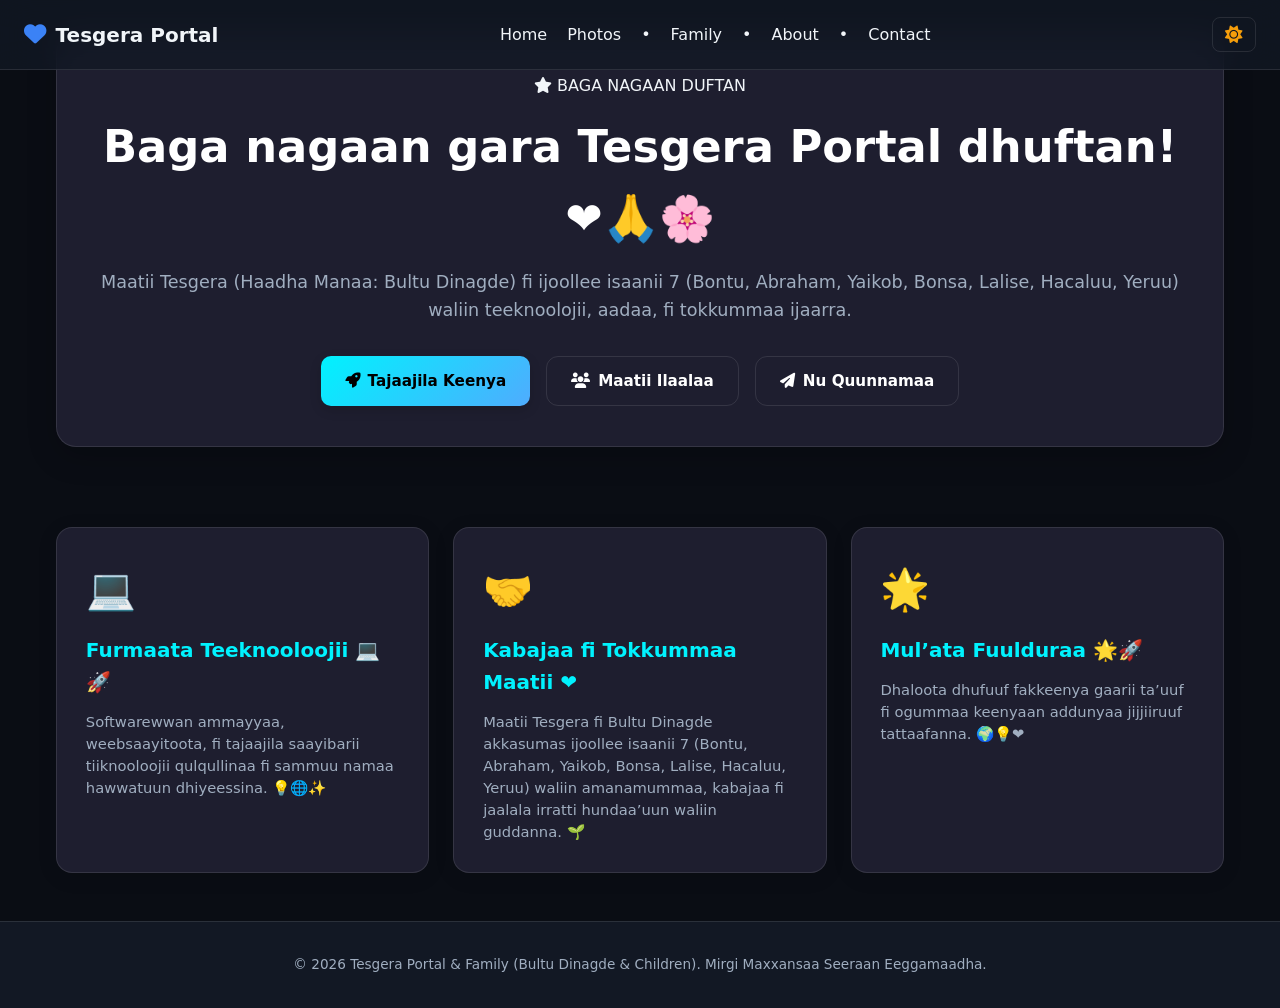
<file: index.html>
<!DOCTYPE html>
<html lang="om" data-theme="dark">
<head>
    <meta charset="UTF-8">
    <meta name="viewport" content="width=device-width, initial-scale=1.0, viewport-fit=cover">
    <meta name="description" content="Tesgera Portal - Fuula Duraa, Teeknoolojii, fi Maatii Tesgera fi Bultu Dinagde">
    <title>Tesgera Portal - Home</title>
    <!-- FontAwesome Icons -->
    <link rel="stylesheet" href="https://cdnjs.cloudflare.com/ajax/libs/font-awesome/6.4.0/css/all.min.css">
    <!-- Custom Stylesheets -->
    <link rel="stylesheet" href="css/style.css">
    <link rel="stylesheet" href="css/family.css">
</head>
<body>

    <!-- Header / Dynamic Responsive Navigation -->
    <header class="header">
        <a href="index.html" class="logo" aria-label="Tesgera Portal Logo">
            <i class="fas fa-heart logo-heart" aria-hidden="true"></i> Tesgera Portal
        </a>

        <nav class="navbar" id="navbar" aria-label="Main Navigation">
            <a href="index.html" class="active">Home</a>
            <a href="photo.html">Photos</a> • 
            <a href="tree.html">Family</a> • 
            <a href="about.html">About</a> • 
            <a href="contact.html">Contact</a>
        </nav>

        <div class="header-actions">
            <!-- One-Click Light/Dark Mode Toggle Button -->
            <button id="theme-toggle-btn" class="theme-toggle-btn" aria-label="Toggle Color Theme" style="background: none; border: 1px solid var(--border-color, rgba(255,255,255,0.2)); color: var(--text-main, #fff); padding: 0.5rem 0.75rem; border-radius: 8px; cursor: pointer; font-size: 1.1rem;">
                <i class="fas fa-moon" id="theme-icon" aria-hidden="true"></i>
            </button>

            <button class="menu-toggle" id="menu-toggle" aria-label="Toggle Navigation Menu">
                <i class="fas fa-bars" aria-hidden="true"></i>
            </button>
        </div>
    </header>

    <!-- Main Content Stream -->
    <main class="family-content">
        
        <!-- Hero Banner -->
        <section class="family-hero">
            <div class="container">
                <div class="family-header-card">
                    <span class="love-badge"><i class="fas fa-star" aria-hidden="true"></i> BAGA NAGAAN DUFTAN</span>
                    <h1 class="family-main-title">Baga nagaan gara Tesgera Portal dhuftan! ❤️🙏🌸</h1>
                    <p class="family-subtitle-en">Maatii Tesgera (Haadha Manaa: Bultu Dinagde) fi ijoollee isaanii 7 (Bontu, Abraham, Yaikob, Bonsa, Lalise, Hacaluu, Yeruu) waliin teeknoolojii, aadaa, fi tokkummaa ijaarra.</p>
                    
                    <div style="margin-top: 1.5rem; display: flex; gap: 1rem; justify-content: center; flex-wrap: wrap;">
                        <a href="service.html" class="btn btn-primary btn-love">
                            <i class="fas fa-rocket" aria-hidden="true"></i> Tajaajila Keenya
                        </a>
                        <a href="photo.html" class="btn btn-outline" style="border: 1px solid var(--border-color, rgba(255,255,255,0.2)); color: var(--text-main, #fff); padding: 0.75rem 1.5rem; border-radius: 12px; text-decoration: none;">
                            <i class="fas fa-users" aria-hidden="true"></i> Maatii Ilaalaa
                        </a>
                        <a href="contact.html" class="btn btn-outline" style="border: 1px solid var(--border-color, rgba(255,255,255,0.2)); color: var(--text-main, #fff); padding: 0.75rem 1.5rem; border-radius: 12px; text-decoration: none;">
                            <i class="fas fa-paper-plane" aria-hidden="true"></i> Nu Quunnamaa
                        </a>
                    </div>
                </div>
            </div>
        </section>

        <!-- Highlights Grid -->
        <section class="container family-values-section">
            <div class="values-grid">
                <div class="love-quote-card">
                    <div class="card-icon">💻</div>
                    <h3>Furmaata Teeknooloojii 💻🚀</h3>
                    <p>Softwarewwan ammayyaa, weebsaayitoota, fi tajaajila saayibarii tiiknooloojii qulqullinaa fi sammuu namaa hawwatuun dhiyeessina. 💡🌐✨</p>
                </div>

                <div class="love-quote-card">
                    <div class="card-icon">🤝</div>
                    <h3>Kabajaa fi Tokkummaa Maatii ❤️</h3>
                    <p>Maatii Tesgera fi Bultu Dinagde akkasumas ijoollee isaanii 7 (Bontu, Abraham, Yaikob, Bonsa, Lalise, Hacaluu, Yeruu) waliin amanamummaa, kabajaa fi jaalala irratti hundaa’uun waliin guddanna. 🌱</p>
                </div>

                <div class="love-quote-card">
                    <div class="card-icon">🌟</div>
                    <h3>Mul’ata Fuulduraa 🌟🚀</h3>
                    <p>Dhaloota dhufuuf fakkeenya gaarii ta’uuf fi ogummaa keenyaan addunyaa jijjiiruuf tattaafanna. 🌍💡❤️</p>
                </div>
            </div>
        </section>
    </main>

    <!-- Scroll-to-Top Button -->
    <button id="scrollTopBtn" class="scroll-top-btn" aria-label="Scroll to top">
        <i class="fas fa-arrow-up" aria-hidden="true"></i>
    </button>

    <!-- Footer -->
    <footer class="footer">
        <p>&copy; <span id="jabaa-year"></span> Tesgera Portal & Family (Bultu Dinagde & Children). Mirgi Maxxansaa Seeraan Eeggamaadha.</p>
    </footer>

    <!-- JavaScript Handling Theme Toggle & Responsiveness -->
    <script src="js/family.js"></script>
</body>
</html>
</file>
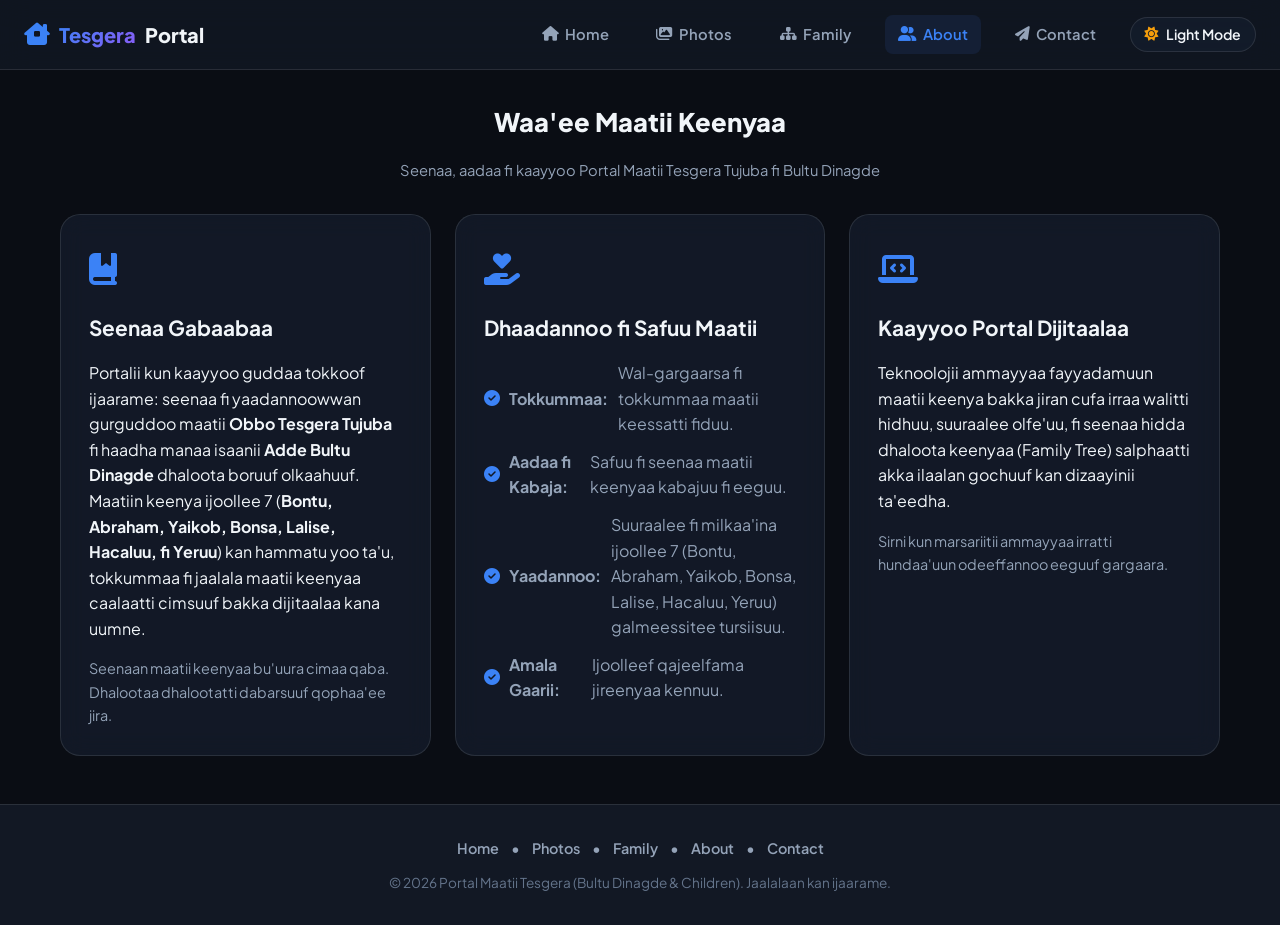
<file: about.html>
<!DOCTYPE html>
<html lang="om" data-theme="dark">
<head>
  <meta charset="UTF-8">
  <meta name="viewport" content="width=device-width, initial-scale=1.0, maximum-scale=1.0, user-scalable=no">
  <title>Tesgera Family Portal | About</title>
  
  <!-- Font Awesome Icons -->
  <link rel="stylesheet" href="https://cdnjs.cloudflare.com/ajax/libs/font-awesome/6.4.0/css/all.min.css">
  
  <!-- Google Fonts -->
  <link rel="preconnect" href="https://fonts.googleapis.com">
  <link rel="preconnect" href="https://fonts.gstatic.com" crossorigin>
  <link href="https://fonts.googleapis.com/css2?family=Plus+Jakarta+Sans:wght@400;500;600;700;800&display=swap" rel="stylesheet">
  
  <!-- Main Stylesheet -->
  <link rel="stylesheet" href="css/style.css">
</head>
<body>

  <!-- ==========================================================================
       1. HEADER & NAVIGATION
       ========================================================================== -->
  <header class="header">
    <a href="index.html" class="logo">
      <i class="fas fa-house-chimney-window"></i>
      <span>Tesgera</span> Portal
    </a>

    <!-- Navigation Links -->
    <nav id="navbar" class="navbar">
      <a href="index.html" class="nav-link"><i class="fas fa-home"></i> Home</a>
      <a href="photo.html" class="nav-link"><i class="fas fa-images"></i> Photos</a>
      <a href="tree.html" class="nav-link"><i class="fas fa-sitemap"></i> Family</a>
      <a href="about.html" class="nav-link active"><i class="fas fa-user-group"></i> About</a>
      <a href="contact.html" class="nav-link"><i class="fas fa-paper-plane"></i> Contact</a>
      
      <!-- One-Click Light/Dark Mode Toggle Button -->
      <button id="theme-toggle-btn" class="theme-toggle-btn" aria-label="Toggle Theme">
        <i class="fas fa-moon" id="theme-icon"></i>
        <span id="theme-text"></span>
      </button>
    </nav>

    <!-- Mobile Navigation Toggle Button -->
    <button id="menu-toggle" class="menu-toggle" aria-label="Toggle Menu">
      <i class="fas fa-bars-staggered"></i>
    </button>
  </header>

  <!-- ==========================================================================
       2. ABOUT CONTENT CONTAINER
       ========================================================================== -->
  <main class="container">
    <section class="about-wrapper">
      
      <div class="section-header center">
        <h1 class="section-title">Waa'ee Maatii Keenyaa</h1>
        <p class="section-desc">Seenaa, aadaa fi kaayyoo Portal Maatii Tesgera Tujuba fi Bultu Dinagde</p>
      </div>

      <div class="about-card-container">
        
        <!-- Story Card -->
        <article class="about-card">
          <div class="card-icon"><i class="fas fa-book-bookmark"></i></div>
          <h2>Seenaa Gabaabaa</h2>
          <p>
            Portalii kun kaayyoo guddaa tokkoof ijaarame: seenaa fi yaadannoowwan gurguddoo maatii 
            <strong>Obbo Tesgera Tujuba</strong> fi haadha manaa isaanii <strong>Adde Bultu Dinagde</strong> dhaloota boruuf olkaahuuf. 
            Maatiin keenya ijoollee 7 (<strong>Bontu, Abraham, Yaikob, Bonsa, Lalise, Hacaluu, fi Yeruu</strong>) kan hammatu yoo ta'u, tokkummaa fi jaalala maatii keenyaa caalaatti cimsuuf bakka dijitaalaa kana uumne.
          </p>
          <div class="card-extra-spacer" style="margin-top: 1rem; color: var(--text-secondary); font-size: 0.9rem;">
            Seenaan maatii keenyaa bu'uura cimaa qaba. Dhalootaa dhalootatti dabarsuuf qophaa'ee jira.
          </div>
        </article>

        <!-- Values Card -->
        <article class="about-card">
          <div class="card-icon"><i class="fas fa-hand-holding-heart"></i></div>
          <h2>Dhaadannoo fi Safuu Maatii</h2>
          <ul class="values-list">
            <li><i class="fas fa-check-circle"></i> <strong>Tokkummaa:</strong> Wal-gargaarsa fi tokkummaa maatii keessatti fiduu.</li>
            <li><i class="fas fa-check-circle"></i> <strong>Aadaa fi Kabaja:</strong> Safuu fi seenaa maatii keenyaa kabajuu fi eeguu.</li>
            <li><i class="fas fa-check-circle"></i> <strong>Yaadannoo:</strong> Suuraalee fi milkaa'ina ijoollee 7 (Bontu, Abraham, Yaikob, Bonsa, Lalise, Hacaluu, Yeruu) galmeessitee tursiisuu.</li>
            <li><i class="fas fa-check-circle"></i> <strong>Amala Gaarii:</strong> Ijoolleef qajeelfama jireenyaa kennuu.</li>
          </ul>
        </article>

        <!-- Platform Vision Card -->
        <article class="about-card">
          <div class="card-icon"><i class="fas fa-laptop-code"></i></div>
          <h2>Kaayyoo Portal Dijitaalaa</h2>
          <p>
            Teknoolojii ammayyaa fayyadamuun maatii keenya bakka jiran cufa irraa walitti hidhuu, suuraalee olfe'uu, 
            fi seenaa hidda dhaloota keenyaa (Family Tree) salphaatti akka ilaalan gochuuf kan dizaayinii ta'eedha.
          </p>
          <div class="card-extra-spacer" style="margin-top: 1rem; color: var(--text-secondary); font-size: 0.9rem;">
            Sirni kun marsariitii ammayyaa irratti hundaa'uun odeeffannoo eeguuf gargaara.
          </div>
        </article>

      </div>
    </section>
  </main>

  <!-- Floating Back-to-Top Button -->
  <button id="scrollTopBtn" title="Gara irraatti deebi'i"><i class="fas fa-arrow-up"></i></button>

  <!-- ==========================================================================
       3. FOOTER
       ========================================================================== -->
  <footer class="footer">
    <div class="footer-links">
      <a href="index.html">Home</a> • 
      <a href="photo.html">Photos</a> • 
      <a href="tree.html">Family</a> • 
      <a href="about.html">About</a> • 
      <a href="contact.html">Contact</a>
    </div>
    <p>&copy; <span id="jabaa-year"></span> Portal Maatii Tesgera (Bultu Dinagde & Children). Jaalalaan kan ijaarame.</p>
  </footer>

  <script src="js/family.js"></script>
</body>
</html>
</file>
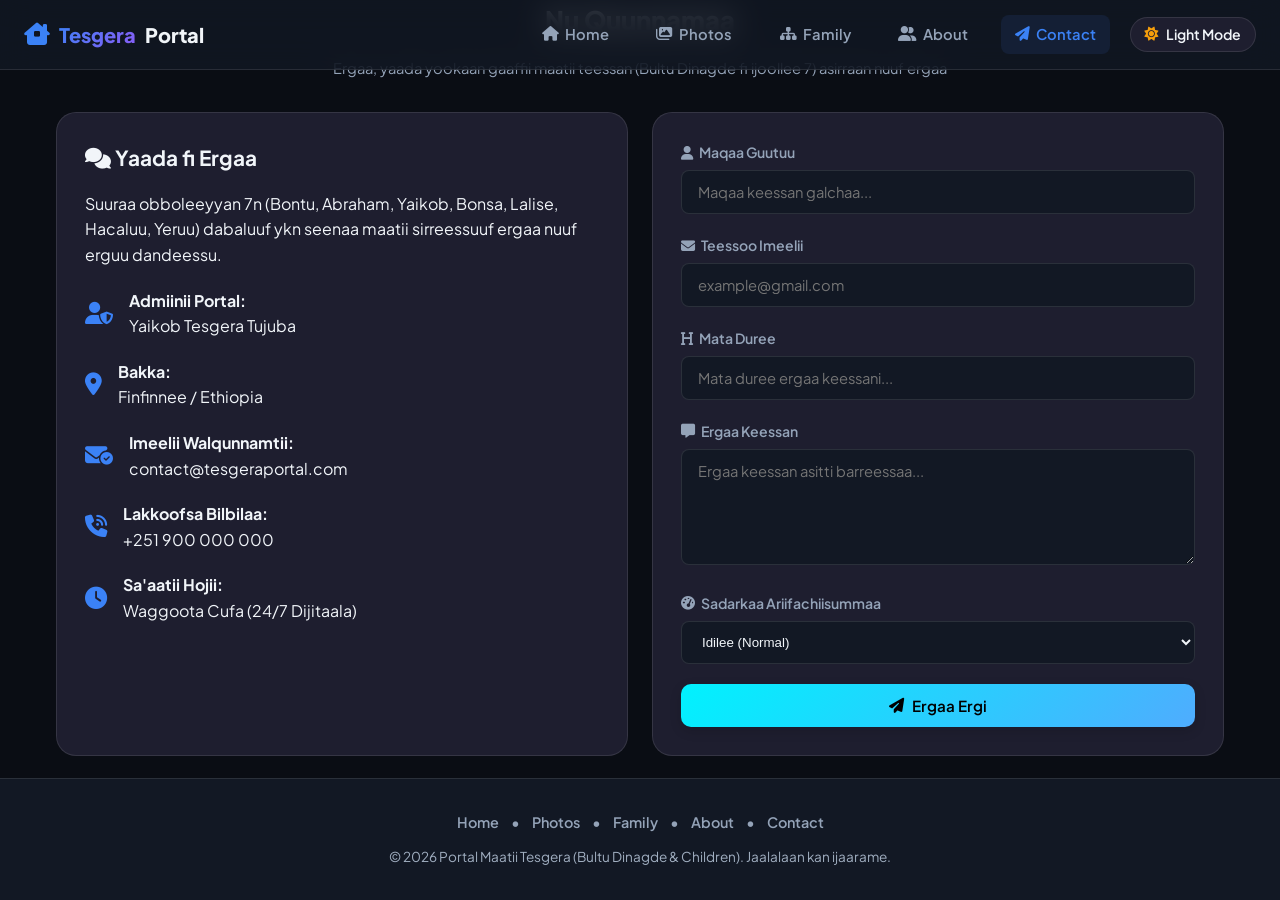
<file: contact.html>
<!DOCTYPE html>
<html lang="om" data-theme="dark">
<head>
  <meta charset="UTF-8">
  <meta name="viewport" content="width=device-width, initial-scale=1.0, maximum-scale=1.0, user-scalable=no">
  <title>Tesgera Family Portal | Contact</title>
  
  <!-- Font Awesome Icons -->
  <link rel="stylesheet" href="https://cdnjs.cloudflare.com/ajax/libs/font-awesome/6.4.0/css/all.min.css">
  
  <!-- Google Fonts -->
  <link rel="preconnect" href="https://fonts.googleapis.com">
  <link rel="preconnect" href="https://fonts.gstatic.com" crossorigin>
  <link href="https://fonts.googleapis.com/css2?family=Plus+Jakarta+Sans:wght@400;500;600;700;800&display=swap" rel="stylesheet">
  
  <!-- Main Stylesheet -->
  <link rel="stylesheet" href="css/style.css">
    <link rel="stylesheet" href="css/family.css">
</head>
<body>

  <!-- ==========================================================================
       1. HEADER & NAVIGATION
       ========================================================================== -->
  <header class="header">
    <a href="index.html" class="logo">
      <i class="fas fa-house-chimney-window"></i>
      <span>Tesgera</span> Portal
    </a>

    <!-- Navigation Links -->
    <nav id="navbar" class="navbar">
      <a href="index.html" class="nav-link"><i class="fas fa-home"></i> Home</a>
      <a href="photo.html" class="nav-link"><i class="fas fa-images"></i> Photos</a>
      <a href="tree.html" class="nav-link"><i class="fas fa-sitemap"></i> Family</a>
      <a href="about.html" class="nav-link"><i class="fas fa-user-group"></i> About</a>
      <a href="contact.html" class="nav-link active"><i class="fas fa-paper-plane"></i> Contact</a>
      
      <!-- One-Click Light/Dark Mode Toggle Button -->
      <button id="theme-toggle-btn" class="theme-toggle-btn" aria-label="Toggle Theme">
        <i class="fas fa-moon" id="theme-icon"></i>
        <span id="theme-text"></span>
      </button>
    </nav>

    <!-- Mobile Navigation Toggle Button -->
    <button id="menu-toggle" class="menu-toggle" aria-label="Toggle Menu">
      <i class="fas fa-bars-staggered"></i>
    </button>
  </header>

  <!-- ==========================================================================
       2. CONTACT FORM & INFORMATION
       ========================================================================== -->
  <main class="container">
    <section class="contact-wrapper">
      
      <div class="section-header center">
        <h1 class="section-title">Nu Quunnamaa</h1>
        <p class="section-desc">Ergaa, yaada yookaan gaaffii maatii teessan (Bultu Dinagde fi ijoollee 7) asirraan nuuf ergaa</p>
      </div>

      <div class="contact-grid">
        
        <!-- Quick Info Banner -->
        <div class="contact-info-card">
          <h2><i class="fas fa-comments"></i> Yaada fi Ergaa</h2>
          <p>Suuraa obboleeyyan 7n (Bontu, Abraham, Yaikob, Bonsa, Lalise, Hacaluu, Yeruu) dabaluuf ykn seenaa maatii sirreessuuf ergaa nuuf erguu dandeessu.</p>

          <div class="info-item">
            <i class="fas fa-user-shield"></i>
            <div>
              <strong>Admiinii Portal:</strong>
              <p>Yaikob Tesgera Tujuba</p>
            </div>
          </div>

          <div class="info-item">
            <i class="fas fa-location-dot"></i>
            <div>
              <strong>Bakka:</strong>
              <p>Finfinnee / Ethiopia</p>
            </div>
          </div>

          <div class="info-item">
            <i class="fas fa-envelope-circle-check"></i>
            <div>
              <strong>Imeelii Walqunnamtii:</strong>
              <p>contact@tesgeraportal.com</p>
            </div>
          </div>

          <div class="info-item">
            <i class="fas fa-phone-volume"></i>
            <div>
              <strong>Lakkoofsa Bilbilaa:</strong>
              <p>+251 900 000 000</p>
            </div>
          </div>

          <div class="info-item">
            <i class="fas fa-clock"></i>
            <div>
              <strong>Sa'aatii Hojii:</strong>
              <p>Waggoota Cufa (24/7 Dijitaala)</p>
            </div>
          </div>
        </div>

        <!-- Contact Form -->
        <form id="contactForm" class="contact-form">
          <div class="form-group">
            <label for="senderName"><i class="fas fa-user"></i> Maqaa Guutuu</label>
            <input type="text" id="senderName" placeholder="Maqaa keessan galchaa..." required>
          </div>

          <div class="form-group">
            <label for="senderEmail"><i class="fas fa-envelope"></i> Teessoo Imeelii</label>
            <input type="email" id="senderEmail" placeholder="example@gmail.com" required>
          </div>

          <div class="form-group">
            <label for="contactSubject"><i class="fas fa-heading"></i> Mata Duree</label>
            <input type="text" id="contactSubject" placeholder="Mata duree ergaa keessani..." required>
          </div>

          <div class="form-group">
            <label for="contactMessage"><i class="fas fa-message"></i> Ergaa Keessan</label>
            <textarea id="contactMessage" rows="5" placeholder="Ergaa keessan asitti barreessaa..." required></textarea>
          </div>

          <div class="form-group">
            <label for="urgencyLevel"><i class="fas fa-gauge-high"></i> Sadarkaa Ariifachiisummaa</label>
            <select id="urgencyLevel" style="width: 100%; padding: 0.75rem 1rem; border-radius: var(--radius-sm); background: var(--bg-secondary); border: 1px solid var(--border-color); color: var(--text-primary);">
              <option value="normal">Idilee (Normal)</option>
              <option value="important">Barbaachisaa (Important)</option>
              <option value="urgent">Ariifachiisaa (Urgent)</option>
            </select>
          </div>

          <button type="submit" class="btn btn-primary btn-block">
            <i class="fas fa-paper-plane"></i> Ergaa Ergi
          </button>
        </form>

      </div>
    </section>
  </main>

  <!-- Floating Back-to-Top Button -->
  <button id="scrollTopBtn" title="Gara irraatti deebi'i"><i class="fas fa-arrow-up"></i></button>

  <!-- ==========================================================================
       3. FOOTER
       ========================================================================== -->
  <footer class="footer">
    <div class="footer-links">
      <a href="index.html">Home</a> • 
      <a href="photo.html">Photos</a> • 
      <a href="tree.html">Family</a> • 
      <a href="about.html">About</a> • 
      <a href="contact.html">Contact</a>
    </div>
    <p>&copy; <span id="jabaa-year"></span> Portal Maatii Tesgera (Bultu Dinagde & Children). Jaalalaan kan ijaarame.</p>
  </footer>

  <script src="js/family.js"></script>
</body>
</html>
</file>
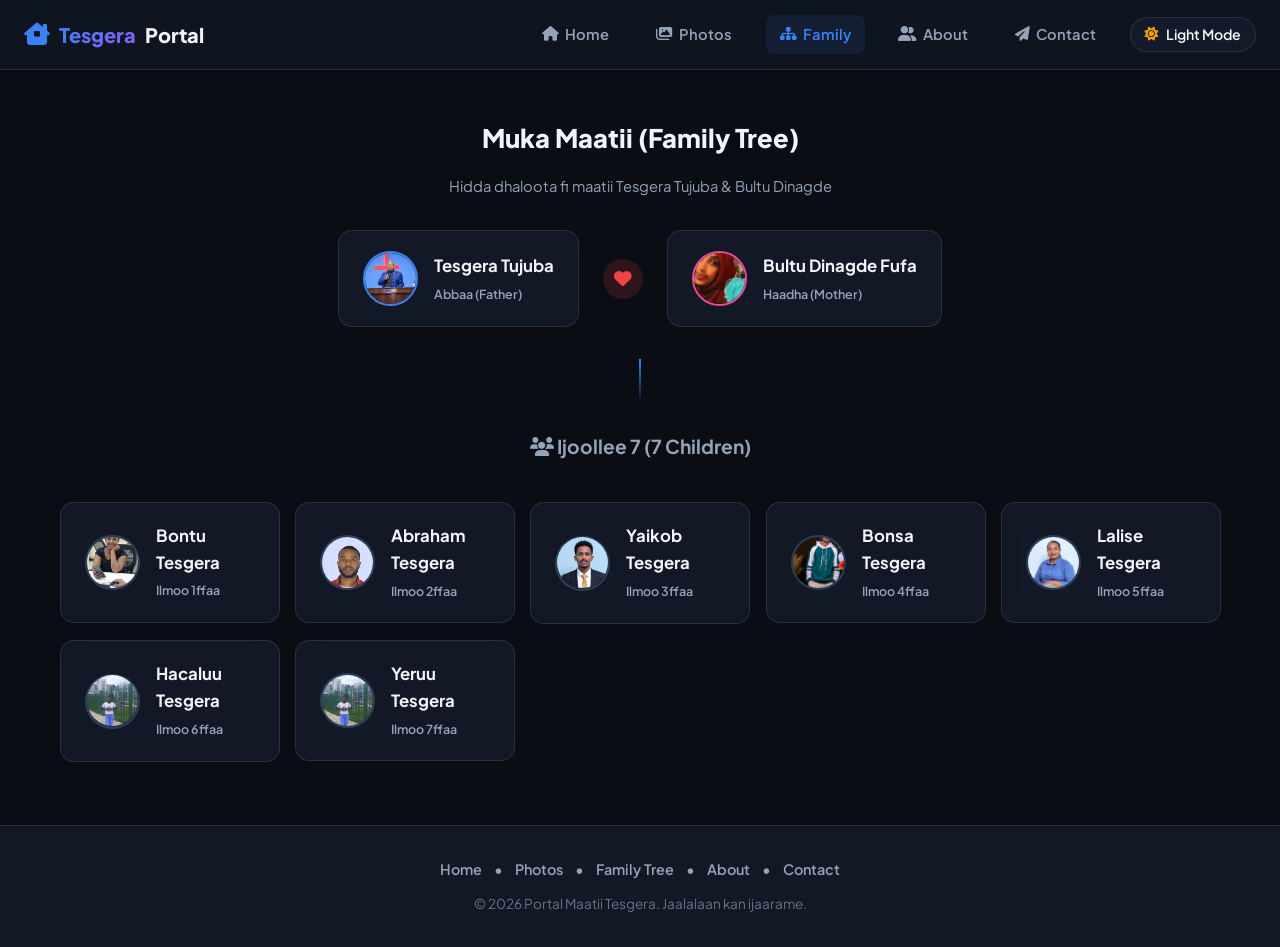
<file: tree.html>
<!DOCTYPE html>
<html lang="om" data-theme="dark">
<head>
  <meta charset="UTF-8">
  <meta name="viewport" content="width=device-width, initial-scale=1.0, maximum-scale=1.0, user-scalable=no">
  <title>Tesgera Family Portal | Family Tree</title>
  
  <!-- Font Awesome Icons -->
  <link rel="stylesheet" href="https://cdnjs.cloudflare.com/ajax/libs/font-awesome/6.4.0/css/all.min.css">
  
  <!-- Google Fonts -->
  <link rel="preconnect" href="https://fonts.googleapis.com">
  <link rel="preconnect" href="https://fonts.gstatic.com" crossorigin>
  <link href="https://fonts.googleapis.com/css2?family=Plus+Jakarta+Sans:wght@400;500;600;700;800&display=swap" rel="stylesheet">
  
  <!-- Main Stylesheet -->
  <link rel="stylesheet" href="css/style.css">
</head>
<body>

  <!-- ==========================================================================
       1. HEADER & NAVIGATION
       ========================================================================== -->
  <header class="header">
    <a href="index.html" class="logo">
      <i class="fas fa-house-chimney-window"></i>
      <span>Tesgera</span> Portal
    </a>

    <!-- Navigation Links -->
    <nav id="navbar" class="navbar">
      <a href="index.html" class="nav-link"><i class="fas fa-home"></i> Home</a>
      <a href="photo.html" class="nav-link"><i class="fas fa-images"></i> Photos</a>
      <a href="tree.html" class="nav-link active"><i class="fas fa-sitemap"></i> Family</a>
      <a href="about.html" class="nav-link"><i class="fas fa-user-group"></i> About</a>
      <a href="contact.html" class="nav-link"><i class="fas fa-paper-plane"></i> Contact</a>
      
      <!-- Click-to-Toggle Theme Button -->
      <button id="theme-toggle-btn" class="theme-toggle-btn" aria-label="Toggle Theme">
        <i class="fas fa-moon" id="theme-icon"></i>
        <span id="theme-text"></span>
      </button>
    </nav>

    <!-- Mobile Navigation Toggle Button -->
    <button id="menu-toggle" class="menu-toggle" aria-label="Toggle Menu">
      <i class="fas fa-bars-staggered"></i>
    </button>
  </header>

  <!-- ==========================================================================
       2. INTERACTIVE FAMILY TREE CONTAINER
       ========================================================================== -->
  <main class="container">
    <section class="tree-wrapper">
      
      <div class="section-header center">
        <h1 class="section-title">Muka Maatii (Family Tree)</h1>
        <p class="section-desc">Hidda dhaloota fi maatii Tesgera Tujuba & Bultu Dinagde</p>
      </div>

      <!-- Family Tree Hierarchy Structure -->
      <div class="tree-container">
        
        <!-- Parent Generation (Roots) -->
        <div class="tree-level parents-level">
          <!-- Father -->
          <div class="tree-card parent-card primary">
            <div class="avatar">
              <img src="images/Father.jpg" alt="Tesgera Tujuba" onerror="this.style.display='none'; this.nextElementSibling.style.display='flex';">
              <i class="fas fa-user-tie" style="display:none;"></i>
            </div>
            <div class="card-info">
              <h3>Tesgera Tujuba</h3>
              <span class="relation-tag">Abbaa (Father)</span>
            </div>
          </div>

          <div class="family-union-badge" title="Jaalala Maatii">
            <i class="fas fa-heart"></i>
          </div>

          <!-- Mother -->
          <div class="tree-card parent-card secondary">
            <div class="avatar">
              <img src="images/Mother.jpg" alt="Bultu Dinagde Fufa" onerror="this.style.display='none'; this.nextElementSibling.style.display='flex';">
              <i class="fas fa-user-nurse" style="display:none;"></i>
            </div>
            <div class="card-info">
              <h3>Bultu Dinagde Fufa</h3>
              <span class="relation-tag">Haadha (Mother)</span>
            </div>
          </div>
        </div>

        <!-- Connecting Visual Line -->
        <div class="tree-connector-line"></div>

        <!-- Children Generation Grid (7 Children) -->
        <div class="tree-level children-level">
          <h2 class="level-title"><i class="fas fa-users"></i> Ijoollee 7 (7 Children)</h2>
          
          <div class="children-grid">
            
            <!-- Child 1: Bontu -->
            <div class="tree-card child-card">
              <div class="avatar">
                <img src="images/chil11.jpg" alt="Bontu Tesgera" onerror="this.style.display='none'; this.nextElementSibling.style.display='flex';">
                <i class="fas fa-child" style="display:none;"></i>
              </div>
              <div class="card-info">
                <h3>Bontu Tesgera</h3>
                <span class="child-tag">Ilmoo 1ffaa</span>
              </div>
            </div>

            <!-- Child 2: Abraham -->
            <div class="tree-card child-card">
              <div class="avatar">
                <img src="images/chil2.jpg" alt="Abraham Tesgera" onerror="this.style.display='none'; this.nextElementSibling.style.display='flex';">
                <i class="fas fa-child" style="display:none;"></i>
              </div>
              <div class="card-info">
                <h3>Abraham Tesgera</h3>
                <span class="child-tag">Ilmoo 2ffaa</span>
              </div>
            </div>

            <!-- Child 3: Yaikob -->
            <div class="tree-card child-card">
              <div class="avatar">
                <img src="images/child1.jpg" alt="Yaikob Tesgera" onerror="this.style.display='none'; this.nextElementSibling.style.display='flex';">
                <i class="fas fa-user-graduate" style="display:none;"></i>
              </div>
              <div class="card-info">
                <h3>Yaikob Tesgera</h3>
                <span class="child-tag">Ilmoo 3ffaa</span>
              </div>
            </div>

            <!-- Child 4: Bonsa -->
            <div class="tree-card child-card">
              <div class="avatar">
                <img src="images/child4.jpg" alt="Bonsa Tesgera" onerror="this.style.display='none'; this.nextElementSibling.style.display='flex';">
                <i class="fas fa-child" style="display:none;"></i>
              </div>
              <div class="card-info">
                <h3>Bonsa Tesgera</h3>
                <span class="child-tag">Ilmoo 4ffaa</span>
              </div>
            </div>

            <!-- Child 5: Lalise -->
            <div class="tree-card child-card">
              <div class="avatar">
                <img src="images/ch5.jpg" alt="Lalise Tesgera" onerror="this.style.display='none'; this.nextElementSibling.style.display='flex';">
                <i class="fas fa-child-reaching" style="display:none;"></i>
              </div>
              <div class="card-info">
                <h3>Lalise Tesgera</h3>
                <span class="child-tag">Ilmoo 5ffaa</span>
              </div>
            </div>

            <!-- Child 6: Hacaluu -->
            <div class="tree-card child-card">
              <div class="avatar">
                <img src="images/child7.jpg" alt="Hacaluu Tesgera" onerror="this.style.display='none'; this.nextElementSibling.style.display='flex';">
                <i class="fas fa-child-reaching" style="display:none;"></i>
              </div>
              <div class="card-info">
                <h3>Hacaluu Tesgera</h3>
                <span class="child-tag">Ilmoo 6ffaa</span>
              </div>
            </div>

            <!-- Child 7: Yeruu -->
            <div class="tree-card child-card">
              <div class="avatar">
                <img src="images/child7.jpg" alt="Yeruu Tesgera" onerror="this.style.display='none'; this.nextElementSibling.style.display='flex';">
                <i class="fas fa-child-reaching" style="display:none;"></i>
              </div>
              <div class="card-info">
                <h3>Yeruu Tesgera</h3>
                <span class="child-tag">Ilmoo 7ffaa</span>
              </div>
            </div>

          </div>
        </div>

      </div>
    </section>
  </main>

  <!-- Floating Back-to-Top Button -->
  <button id="scrollTopBtn" title="Gara irraatti deebi'i"><i class="fas fa-arrow-up"></i></button>

  <!-- ==========================================================================
       3. FOOTER
       ========================================================================== -->
  <footer class="footer">
    <div class="footer-links">
      <a href="index.html">Home</a> • 
      <a href="photo.html">Photos</a> • 
      <a href="tree.html">Family Tree</a> • 
      <a href="about.html">About</a> • 
      <a href="contact.html">Contact</a>
    </div>
    <p>&copy; <span id="jabaa-year"></span> Portal Maatii Tesgera. Jaalalaan kan ijaarame.</p>
  </footer>

  <script src="js/family.js"></script>
</body>
</html>
</file>
<file: css/style.css>
/* ==========================================================================
   1. CSS VARIABLES & THEME SETUP
   ========================================================================== */
:root {
  /* Color Palette - Dark Default */
  --bg-primary: #0a0d14;
  --bg-secondary: #121824;
  --bg-card: rgba(22, 30, 46, 0.7);
  --bg-glass: rgba(18, 24, 36, 0.75);
  --border-color: rgba(255, 255, 255, 0.1);
  --border-hover: rgba(59, 130, 246, 0.5);
  
  --text-primary: #f1f5f9;
  --text-secondary: #94a3b8;
  --text-muted: #64748b;

  --accent-primary: #3b82f6;
  --accent-color: #3b82f6;
  --accent-hover: #2563eb;
  --accent-glow: rgba(59, 130, 246, 0.25);
  --accent-gradient: linear-gradient(135deg, #3b82f6 0%, #8b5cf6 100%);
  --accent-danger: #ef4444;

  /* Typography & Structure */
  --font-main: 'Plus Jakarta Sans', system-ui, -apple-system, sans-serif;
  --radius-sm: 8px;
  --radius-md: 14px;
  --radius-lg: 20px;
  --radius-full: 9999px;
  --shadow-sm: 0 4px 12px rgba(0, 0, 0, 0.15);
  --shadow-lg: 0 12px 32px rgba(0, 0, 0, 0.35);

  --header-height: 70px;
  --transition-fast: 0.2s ease;
  --transition-normal: 0.3s cubic-bezier(0.4, 0, 0.2, 1);
}

/* Light Theme Override */
[data-theme="light"] {
  --bg-primary: #f8fafc;
  --bg-secondary: #ffffff;
  --bg-card: rgba(255, 255, 255, 0.85);
  --bg-glass: rgba(255, 255, 255, 0.8);
  --border-color: rgba(0, 0, 0, 0.08);
  --border-hover: rgba(59, 130, 246, 0.4);

  --text-primary: #0f172a;
  --text-secondary: #475569;
  --text-muted: #94a3b8;

  --shadow-sm: 0 4px 12px rgba(0, 0, 0, 0.05);
  --shadow-lg: 0 12px 32px rgba(0, 0, 0, 0.1);
}

/* Global Resets */
*, *::before, *::after {
  box-sizing: border-box;
  margin: 0;
  padding: 0;
}

html {
  scroll-behavior: smooth;
  font-size: 16px;
}

body {
  font-family: var(--font-main);
  background-color: var(--bg-primary);
  color: var(--text-primary);
  line-height: 1.6;
  min-height: 100vh;
  display: flex;
  flex-direction: column;
  transition: background-color var(--transition-normal), color var(--transition-normal);
  overflow-x: hidden;
}

a {
  color: inherit;
  text-decoration: none;
}

button {
  font-family: inherit;
  cursor: pointer;
  border: none;
  background: none;
}

/* ==========================================================================
   2. HEADER & GLASSMORPHISM NAVIGATION
   ========================================================================== */
.header {
  position: fixed;
  top: 0;
  left: 0;
  right: 0;
  height: var(--header-height);
  background: var(--bg-glass);
  backdrop-filter: blur(16px);
  -webkit-backdrop-filter: blur(16px);
  border-bottom: 1px solid var(--border-color);
  display: flex;
  align-items: center;
  justify-content: space-between;
  padding: 0 1.5rem;
  z-index: 1000;
  transition: background var(--transition-normal), border-color var(--transition-normal);
}

.logo {
  display: flex;
  align-items: center;
  gap: 0.6rem;
  font-weight: 800;
  font-size: 1.25rem;
  color: var(--text-primary);
}

.logo i {
  color: var(--accent-primary);
  font-size: 1.4rem;
}

.logo span {
  background: var(--accent-gradient);
  -webkit-background-clip: text;
  -webkit-text-fill-color: transparent;
}

.navbar {
  display: flex;
  align-items: center;
  gap: 1.25rem;
}

.nav-link {
  display: flex;
  align-items: center;
  gap: 0.4rem;
  font-weight: 600;
  font-size: 0.92rem;
  color: var(--text-secondary);
  padding: 0.5rem 0.85rem;
  border-radius: var(--radius-sm);
  transition: all var(--transition-fast);
}

.nav-link:hover, .nav-link.active {
  color: var(--accent-primary);
  background: rgba(59, 130, 246, 0.1);
}

/* Theme Toggle Button */
.theme-toggle-btn {
  display: flex;
  align-items: center;
  gap: 0.5rem;
  padding: 0.45rem 0.85rem;
  border-radius: var(--radius-full);
  background: var(--bg-card);
  border: 1px solid var(--border-color);
  color: var(--text-primary);
  font-size: 0.88rem;
  font-weight: 600;
  transition: all var(--transition-fast);
}

.theme-toggle-btn:hover {
  border-color: var(--accent-primary);
  box-shadow: 0 0 12px var(--accent-glow);
}

.theme-toggle-btn i {
  color: #f59e0b;
}

.menu-toggle {
  display: none;
  font-size: 1.3rem;
  color: var(--text-primary);
}

/* ==========================================================================
   3. HERO & QUICK CARDS SECTION
   ========================================================================== */
.container {
  max-width: 1200px;
  margin: 0 auto;
  padding: calc(var(--header-height) + 2rem) 1.25rem 3rem;
  width: 100%;
  flex: 1;
}

.hero-section {
  text-align: center;
  padding: 2.5rem 1rem;
  margin-bottom: 2rem;
}

.hero-badge {
  display: inline-flex;
  align-items: center;
  gap: 0.5rem;
  padding: 0.4rem 1rem;
  border-radius: var(--radius-full);
  background: rgba(59, 130, 246, 0.12);
  border: 1px solid rgba(59, 130, 246, 0.3);
  color: var(--accent-primary);
  font-size: 0.85rem;
  font-weight: 700;
  margin-bottom: 1.25rem;
}

.hero-title {
  font-size: clamp(1.8rem, 4vw, 2.8rem);
  font-weight: 800;
  line-height: 1.2;
  margin-bottom: 1rem;
}

.hero-title span {
  background: var(--accent-gradient);
  -webkit-background-clip: text;
  -webkit-text-fill-color: transparent;
}

.hero-subtitle {
  font-size: 1.05rem;
  color: var(--text-secondary);
  max-width: 650px;
  margin: 0 auto 2rem;
}

.hero-cta {
  display: flex;
  justify-content: center;
  gap: 1rem;
  flex-wrap: wrap;
}

.btn {
  display: inline-flex;
  align-items: center;
  gap: 0.5rem;
  padding: 0.75rem 1.5rem;
  border-radius: var(--radius-md);
  font-weight: 700;
  font-size: 0.95rem;
  transition: all var(--transition-fast);
}

.btn-primary {
  background: var(--accent-gradient);
  color: #ffffff;
  box-shadow: var(--shadow-sm);
}

.btn-primary:hover {
  transform: translateY(-2px);
  box-shadow: 0 6px 20px var(--accent-glow);
}

.btn-secondary {
  background: var(--bg-card);
  border: 1px solid var(--border-color);
  color: var(--text-primary);
}

.btn-secondary:hover {
  border-color: var(--border-hover);
  background: var(--bg-secondary);
}

.quick-info-grid {
  display: grid;
  grid-template-columns: repeat(auto-fit, minmax(280px, 1fr));
  gap: 1.25rem;
  margin-bottom: 3rem;
}

.info-card {
  background: var(--bg-card);
  border: 1px solid var(--border-color);
  padding: 1.5rem;
  border-radius: var(--radius-md);
  text-align: center;
  backdrop-filter: blur(10px);
  transition: all var(--transition-fast);
}

.info-card:hover {
  border-color: var(--border-hover);
  transform: translateY(-4px);
}

.info-card i {
  font-size: 2rem;
  color: var(--accent-primary);
  margin-bottom: 0.75rem;
}

.info-card h3 {
  font-size: 1.2rem;
  margin-bottom: 0.4rem;
}

.info-card p {
  color: var(--text-secondary);
  font-size: 0.9rem;
}

/* ==========================================================================
   4. PHOTO GALLERY & 4-COLUMN MOBILE MATRIX
   ========================================================================== */
.gallery-wrapper {
  margin-top: 1rem;
}

.section-header {
  display: flex;
  justify-content: space-between;
  align-items: flex-end;
  gap: 1rem;
  margin-bottom: 1.5rem;
  flex-wrap: wrap;
}

.section-header.center {
  text-align: center;
  flex-direction: column;
  align-items: center;
}

.section-title {
  font-size: 1.6rem;
  font-weight: 800;
}

.section-desc {
  color: var(--text-secondary);
  font-size: 0.92rem;
}

.search-box {
  position: relative;
  min-width: 260px;
}

.search-box i {
  position: absolute;
  left: 1rem;
  top: 50%;
  transform: translateY(-50%);
  color: var(--text-muted);
}

.search-box input {
  width: 100%;
  padding: 0.65rem 1rem 0.65rem 2.5rem;
  border-radius: var(--radius-full);
  background: var(--bg-card);
  border: 1px solid var(--border-color);
  color: var(--text-primary);
  font-size: 0.9rem;
  outline: none;
  transition: border-color var(--transition-fast);
}

.search-box input:focus {
  border-color: var(--accent-primary);
}

.controls-section {
  display: flex;
  align-items: center;
  justify-content: space-between;
  background: var(--bg-card);
  border: 1px solid var(--border-color);
  padding: 0.85rem 1.25rem;
  border-radius: var(--radius-md);
  margin-bottom: 1.5rem;
}

.counter-badge {
  font-weight: 700;
  font-size: 0.9rem;
  color: var(--text-secondary);
}

.counter-badge span {
  color: var(--accent-primary);
}

.upload-actions {
  display: flex;
  gap: 0.75rem;
}

.upload-btn-label {
  display: inline-flex;
  align-items: center;
  gap: 0.4rem;
  padding: 0.5rem 1rem;
  border-radius: var(--radius-sm);
  background: var(--accent-primary);
  color: #ffffff;
  font-weight: 700;
  font-size: 0.85rem;
  cursor: pointer;
  transition: background var(--transition-fast);
}

.upload-btn-label:hover {
  background: var(--accent-hover);
}

.upload-btn-label.camera-btn {
  background: rgba(139, 92, 246, 0.2);
  border: 1px solid rgba(139, 92, 246, 0.4);
  color: #a78bfa;
}

.controls-section input[type="file"] {
  display: none;
}

/* Gallery Grid System */
.family-gallery {
  display: grid;
  grid-template-columns: repeat(auto-fill, minmax(220px, 1fr));
  gap: 1rem;
}

.gallery-item {
  position: relative;
  aspect-ratio: 1 / 1;
  border-radius: var(--radius-md);
  overflow: hidden;
  background: var(--bg-card);
  border: 1px solid var(--border-color);
  cursor: pointer;
  transition: all var(--transition-fast);
}

.gallery-item:hover {
  transform: scale(1.02);
  border-color: var(--accent-primary);
  box-shadow: var(--shadow-sm);
}

.gallery-item img {
  width: 100%;
  height: 100%;
  object-fit: cover;
  transition: transform var(--transition-normal);
}

.gallery-item:hover img {
  transform: scale(1.08);
}

/* ==========================================================================
   5. FAMILY TREE CARDS & CONNECTOR LINES
   ========================================================================== */
.tree-wrapper {
  padding: 1rem 0;
}

.tree-container {
  display: flex;
  flex-direction: column;
  align-items: center;
  gap: 2rem;
  margin-top: 2rem;
}

.tree-level {
  display: flex;
  align-items: center;
  justify-content: center;
  gap: 1.5rem;
  width: 100%;
  flex-wrap: wrap;
}

.tree-card {
  background: var(--bg-card);
  border: 1px solid var(--border-color);
  padding: 1.25rem 1.5rem;
  border-radius: var(--radius-md);
  display: flex;
  align-items: center;
  gap: 1rem;
  min-width: 220px;
  backdrop-filter: blur(12px);
  transition: all var(--transition-fast);
}

.tree-card:hover {
  border-color: var(--accent-primary);
  transform: translateY(-3px);
  box-shadow: var(--shadow-sm);
}

.tree-card .avatar {
  width: 55px;
  height: 55px;
  border-radius: var(--radius-full);
  background: rgba(59, 130, 246, 0.15);
  color: var(--accent-primary);
  display: flex;
  align-items: center;
  justify-content: center;
  font-size: 1.3rem;
  overflow: hidden;
  flex-shrink: 0;
  border: 2px solid var(--border-color);
}

.tree-card .avatar img {
  width: 100%;
  height: 100%;
  object-fit: cover;
}

.tree-card.parent-card.primary .avatar {
  border-color: var(--accent-primary);
}

.tree-card.parent-card.secondary .avatar {
  border-color: #ec4899;
}

.card-info h3 {
  font-size: 1.05rem;
  font-weight: 700;
}

.relation-tag, .child-tag {
  font-size: 0.78rem;
  color: var(--text-secondary);
  font-weight: 600;
}

.family-union-badge {
  width: 40px;
  height: 40px;
  border-radius: var(--radius-full);
  background: rgba(239, 68, 68, 0.15);
  color: var(--accent-danger);
  display: flex;
  align-items: center;
  justify-content: center;
  font-size: 1.1rem;
}

.tree-connector-line {
  width: 2px;
  height: 40px;
  background: linear-gradient(to bottom, var(--accent-primary), rgba(59, 130, 246, 0.1));
}

.level-title {
  width: 100%;
  text-align: center;
  font-size: 1.2rem;
  color: var(--text-secondary);
  margin-bottom: 1rem;
}

.children-grid {
  display: grid;
  grid-template-columns: repeat(auto-fit, minmax(200px, 1fr));
  gap: 1rem;
  width: 100%;
}

/* ==========================================================================
   6. ABOUT & CONTACT CARDS
   ========================================================================== */
.about-card-container, .contact-grid {
  display: grid;
  grid-template-columns: repeat(auto-fit, minmax(300px, 1fr));
  gap: 1.5rem;
  margin-top: 2rem;
}

.about-card, .contact-info-card, .contact-form {
  background: var(--bg-card);
  border: 1px solid var(--border-color);
  padding: 1.75rem;
  border-radius: var(--radius-lg);
  backdrop-filter: blur(12px);
}

.about-card .card-icon {
  font-size: 2rem;
  color: var(--accent-primary);
  margin-bottom: 1rem;
}

.about-card h2, .contact-info-card h2 {
  font-size: 1.3rem;
  margin-bottom: 1rem;
}

.values-list {
  list-style: none;
  margin-top: 1rem;
}

.values-list li {
  display: flex;
  align-items: center;
  gap: 0.6rem;
  margin-bottom: 0.75rem;
  color: var(--text-secondary);
}

.values-list li i {
  color: var(--accent-primary);
}

/* Contact Form Styling */
.form-group {
  margin-bottom: 1.25rem;
}

.form-group label {
  display: flex;
  align-items: center;
  gap: 0.4rem;
  font-size: 0.88rem;
  font-weight: 600;
  margin-bottom: 0.4rem;
  color: var(--text-secondary);
}

.form-group input, .form-group textarea {
  width: 100%;
  padding: 0.75rem 1rem;
  border-radius: var(--radius-sm);
  background: var(--bg-secondary);
  border: 1px solid var(--border-color);
  color: var(--text-primary);
  font-family: inherit;
  font-size: 0.92rem;
  outline: none;
  transition: border-color var(--transition-fast);
}

.form-group input:focus, .form-group textarea:focus {
  border-color: var(--accent-primary);
}

.btn-block {
  width: 100%;
  justify-content: center;
}

.info-item {
  display: flex;
  align-items: center;
  gap: 1rem;
  margin-top: 1.25rem;
}

.info-item i {
  font-size: 1.4rem;
  color: var(--accent-primary);
}

/* ==========================================================================
   7. LIGHTBOX MODAL & SCROLL-TOP BUTTON
   ========================================================================== */
.lightbox-modal {
  position: fixed;
  inset: 0;
  background: rgba(10, 13, 20, 0.92);
  backdrop-filter: blur(20px);
  z-index: 2000;
  display: none;
  flex-direction: column;
  justify-content: space-between;
  padding: 1rem;
}

.lightbox-modal.active {
  display: flex;
}

.lightbox-top-bar {
  display: flex;
  justify-content: space-between;
  align-items: center;
  color: #ffffff;
}

.lightbox-counter {
  font-weight: 700;
  font-size: 0.95rem;
}

.lightbox-action-group {
  display: flex;
  gap: 0.5rem;
}

.lb-btn {
  width: 40px;
  height: 40px;
  border-radius: var(--radius-full);
  background: rgba(255, 255, 255, 0.1);
  color: #ffffff;
  display: flex;
  align-items: center;
  justify-content: center;
  font-size: 1.1rem;
  transition: background var(--transition-fast);
}

.lb-btn:hover {
  background: rgba(255, 255, 255, 0.25);
}

.lb-btn.danger:hover {
  background: var(--accent-danger);
}

.lb-stage {
  flex: 1;
  display: flex;
  align-items: center;
  justify-content: space-between;
  position: relative;
  overflow: hidden;
}

.lb-stage img {
  max-width: 90%;
  max-height: 80vh;
  object-fit: contain;
  margin: 0 auto;
  border-radius: var(--radius-md);
  transition: transform var(--transition-fast);
}

.lb-nav-btn {
  width: 48px;
  height: 48px;
  border-radius: var(--radius-full);
  background: rgba(255, 255, 255, 0.15);
  color: #ffffff;
  font-size: 1.2rem;
  display: flex;
  align-items: center;
  justify-content: center;
  transition: background var(--transition-fast);
}

.lb-nav-btn:hover {
  background: rgba(255, 255, 255, 0.3);
}

#scrollTopBtn {
  position: fixed;
  bottom: 2rem;
  right: 2rem;
  width: 46px;
  height: 46px;
  border-radius: var(--radius-full);
  background: var(--accent-primary);
  color: #ffffff;
  box-shadow: var(--shadow-lg);
  display: none;
  align-items: center;
  justify-content: center;
  font-size: 1.1rem;
  z-index: 900;
  transition: all var(--transition-fast);
}

#scrollTopBtn:hover {
  transform: translateY(-3px);
  background: var(--accent-hover);
}

/* ==========================================================================
   8. FOOTER & RESPONSIVE BREAKPOINTS
   ========================================================================== */
.footer {
  background: var(--bg-secondary);
  border-top: 1px solid var(--border-color);
  padding: 2rem 1.25rem;
  text-align: center;
  margin-top: auto;
}

.footer-links {
  display: flex;
  justify-content: center;
  gap: 0.75rem;
  font-weight: 600;
  font-size: 0.9rem;
  color: var(--text-secondary);
  margin-bottom: 0.75rem;
}

.footer p {
  color: var(--text-muted);
  font-size: 0.85rem;
}

/* Mobile Responsiveness */
@media (max-width: 768px) {
  .menu-toggle {
    display: block;
  }

  .navbar {
    position: fixed;
    top: var(--header-height);
    left: 0;
    right: 0;
    background: var(--bg-glass);
    backdrop-filter: blur(20px);
    border-bottom: 1px solid var(--border-color);
    flex-direction: column;
    padding: 1.5rem;
    gap: 1rem;
    display: none;
  }

  .navbar.active {
    display: flex;
  }

  /* Native 4-Column Mobile Photo Matrix */
  .family-gallery {
    grid-template-columns: repeat(4, 1fr);
    gap: 0.35rem;
  }

  .gallery-item {
    border-radius: var(--radius-sm);
  }

  .tree-level {
    flex-direction: column;
  }

  .lb-nav-btn {
    position: absolute;
    top: 50%;
    transform: translateY(-50%);
    z-index: 10;
  }

  #prevImgBtn { left: 0.5rem; }
  #nextImgBtn { right: 0.5rem; }
}

/* Featured Pillars Grid */
.featured-pillars-grid {
  display: grid;
  grid-template-columns: repeat(auto-fit, minmax(240px, 1fr));
  gap: 2rem;
  margin: 2.5rem 0 1.5rem;
}

.pillar-card {
  background: var(--bg-card);
  border: 1px solid var(--border-color);
  border-radius: 16px;
  padding: 1.5rem;
  text-align: center;
  position: relative;
  box-shadow: 0 10px 25px rgba(0,0,0,0.1);
  transition: transform 0.3s ease;
}

.pillar-card:hover {
  transform: translateY(-5px);
}

.pillar-img-container {
  width: 140px;
  height: 140px;
  margin: 0 auto 1rem;
  border-radius: 50%;
  overflow: hidden;
  border: 3px solid var(--accent-color);
}

.pillar-img-container img {
  width: 100%;
  height: 100%;
  object-fit: cover;
}

.pillar-card h3 {
  font-size: 1.15rem;
  color: var(--text-primary);
  margin-bottom: 0.25rem;
}

.pillar-role {
  font-size: 0.85rem;
  color: var(--accent-color);
  font-weight: 600;
  text-transform: uppercase;
  letter-spacing: 0.5px;
}

.highlight-pillar {
  border-color: #f59e0b;
}

/* Timeline & Guestbook Extended Styles */
.timeline-container {
  position: relative;
  max-width: 800px;
  margin: 2rem auto;
  padding-left: 2rem;
  border-left: 2px solid var(--accent-primary);
}

.timeline-item {
  position: relative;
  margin-bottom: 2rem;
}

.timeline-dot {
  position: absolute;
  left: -2.35rem;
  top: 0.25rem;
  width: 16px;
  height: 16px;
  border-radius: 50%;
  background: var(--accent-primary);
  border: 3px solid var(--bg-primary);
}

.timeline-content {
  background: var(--bg-card);
  padding: 1.25rem;
  border-radius: var(--radius-md);
  border: 1px solid var(--border-color);
}

.timeline-date {
  font-size: 0.78rem;
  font-weight: 700;
  color: var(--accent-primary);
  text-transform: uppercase;
}

.timeline-content h4 {
  font-size: 1.1rem;
  margin: 0.3rem 0;
}

.timeline-content p {
  color: var(--text-secondary);
  font-size: 0.9rem;
}

.guestbook-card {
  background: var(--bg-card);
  border: 1px solid var(--border-color);
  padding: 2rem;
  border-radius: var(--radius-lg);
  max-width: 800px;
  margin: 0 auto;
}

.wish-list-container {
  margin-top: 1.5rem;
  display: flex;
  flex-direction: column;
  gap: 0.75rem;
}

.wish-item {
  background: var(--bg-secondary);
  padding: 0.85rem 1.25rem;
  border-radius: var(--radius-sm);
  border: 1px solid var(--border-color);
  font-size: 0.92rem;
  color: var(--text-secondary);
}

.wish-item strong {
  color: var(--text-primary);
}
</file>
<file: css/family.css>
/* ==========================================================================
   THEME VARIABLES & CORE SETUP
   ========================================================================== */
:root, [data-theme="dark"] {
    --bg-body: #0b0f19;
    --bg-card: #1e1e2f;
    --border-color: rgba(255, 255, 255, 0.1);
    --text-main: #ffffff;
    --text-muted: #a0aec0;
    --color-accent: #00f2fe;
    --color-pink: #ff007f;
}

[data-theme="light"] {
    --bg-body: #f8fafc;
    --bg-card: #ffffff;
    --border-color: rgba(0, 0, 0, 0.08);
    --text-main: #1a202c;
    --text-muted: #64748b;
    --color-accent: #0072ff;
    --color-pink: #e60067;
}

/* Main Container Constraints */
.container {
    width: 100%;
    max-width: 1200px;
    margin: 0 auto;
    padding: 0 1rem;
}

/* ==========================================================================
   HERO & HEADER STYLES
   ========================================================================== */
.family-hero {
    padding: 2rem 0;
}

.family-header-card {
    background: var(--bg-card);
    border: 1px solid var(--border-color);
    border-radius: 20px;
    padding: 2.5rem 1.5rem;
    text-align: center;
    box-shadow: 0 10px 30px rgba(0, 0, 0, 0.2);
    backdrop-filter: blur(10px);
}

.family-main-title {
    font-size: clamp(1.8rem, 4vw, 2.8rem);
    margin: 0.8rem 0;
    font-weight: 700;
    color: var(--text-main);
}

.family-subtitle-en {
    font-size: clamp(0.9rem, 2vw, 1.1rem);
    color: var(--text-muted);
    margin-bottom: 2rem;
}

/* Couples Info Grid */
.family-couples-info {
    display: flex;
    flex-direction: column;
    align-items: center;
    justify-content: center;
    gap: 1.5rem;
    margin-top: 2rem;
}

@media (min-width: 768px) {
    .family-couples-info {
        flex-direction: row;
        gap: 2rem;
    }
}

/* Circular Profile Photo Cards */
.profile-card-with-photo {
    display: flex;
    flex-direction: column;
    align-items: center;
    text-align: center;
    padding: 1.5rem;
    gap: 1rem;
    width: 100%;
    max-width: 300px;
    background: rgba(255, 255, 255, 0.03);
    border-radius: 16px;
    border: 1px solid var(--border-color);
}

.profile-photo-container {
    position: relative;
    width: 130px;
    height: 130px;
    border-radius: 50%;
    overflow: hidden;
    border: 3px solid var(--color-accent);
    box-shadow: 0 0 20px rgba(0, 242, 254, 0.3);
    transition: transform 0.3s ease, box-shadow 0.3s ease;
    background-color: var(--bg-card);
}

.profile-photo-container:hover {
    transform: scale(1.05);
    box-shadow: 0 0 25px rgba(255, 0, 127, 0.5);
}

.profile-photo-container img {
    width: 100%;
    height: 100%;
    object-fit: cover;
    object-position: center;
    display: block;
}

.heart-divider-pulse {
    display: flex;
    flex-direction: column;
    align-items: center;
    gap: 0.5rem;
    color: var(--color-pink);
    font-size: 1.5rem;
    animation: heartPulse 1.8s infinite ease-in-out;
}

@keyframes heartPulse {
    0%, 100% { transform: scale(1); }
    50% { transform: scale(1.2); }
}

/* ==========================================================================
   SEARCH BAR & UTILITIES
   ========================================================================== */
.gallery-search-container {
    position: relative;
    max-width: 480px;
    margin: 1.5rem auto 0 auto;
}

.gallery-search-input, #gallerySearch {
    width: 100%;
    padding: 0.85rem 1.25rem 0.85rem 2.75rem;
    border-radius: 12px;
    background: var(--bg-card);
    border: 1px solid var(--border-color);
    color: var(--text-main);
    font-size: 0.95rem;
    outline: none;
    transition: border-color 0.2s ease, box-shadow 0.2s ease;
}

.gallery-search-input:focus, #gallerySearch:focus {
    border-color: var(--color-accent);
    box-shadow: 0 0 12px rgba(0, 242, 254, 0.25);
}

.gallery-search-container i {
    position: absolute;
    left: 1rem;
    top: 50%;
    transform: translateY(-50%);
    color: var(--text-muted);
}

/* Scroll To Top Floating Button */
.scroll-top-btn, #scrollTopBtn {
    position: fixed;
    bottom: 2rem;
    right: 2rem;
    width: 48px;
    height: 48px;
    border-radius: 50%;
    background: var(--bg-card);
    color: var(--color-accent);
    border: 1px solid var(--border-color);
    box-shadow: 0 4px 20px rgba(0, 0, 0, 0.3);
    display: none;
    align-items: center;
    justify-content: center;
    cursor: pointer;
    z-index: 1000;
    transition: transform 0.2s ease, background 0.2s ease, color 0.2s ease;
}

.scroll-top-btn:hover, #scrollTopBtn:hover {
    transform: translateY(-4px);
    background: var(--color-accent);
    color: #000;
}

/* ==========================================================================
   FAMILY VALUES & FUTURE CHILDREN
   ========================================================================== */
.family-values-section {
    margin: 3rem auto;
}

.values-grid {
    display: grid;
    grid-template-columns: 1fr;
    gap: 1.5rem;
}

@media (min-width: 640px) {
    .values-grid { grid-template-columns: repeat(2, 1fr); }
}

@media (min-width: 1024px) {
    .values-grid { grid-template-columns: repeat(3, 1fr); }
}

.love-quote-card {
    background: var(--bg-card);
    padding: 1.8rem;
    border-radius: 16px;
    border: 1px solid var(--border-color);
    box-shadow: 0 4px 20px rgba(0, 0, 0, 0.1);
    transition: transform 0.3s ease, box-shadow 0.3s ease;
}

.love-quote-card:hover {
    transform: translateY(-5px);
    box-shadow: 0 8px 30px rgba(0, 0, 0, 0.25);
}

.love-quote-card .card-icon {
    font-size: 2.5rem;
    margin-bottom: 0.8rem;
}

.love-quote-card h3 {
    color: var(--color-accent);
    margin-bottom: 0.8rem;
    font-size: 1.25rem;
}

.love-quote-card blockquote {
    font-style: italic;
    color: var(--text-main);
    margin-bottom: 1rem;
    line-height: 1.6;
}

.love-quote-card p {
    color: var(--text-muted);
    font-size: 0.92rem;
    line-height: 1.5;
}

/* Future Children Grid */
.future-children-section {
    margin: 3rem auto;
}

.future-children-card {
    background: var(--bg-card);
    padding: 2rem 1.5rem;
    border-radius: 20px;
    border: 1px solid var(--border-color);
}

.children-header {
    display: flex;
    align-items: center;
    gap: 1rem;
    margin-bottom: 2rem;
}

.children-icon {
    font-size: 2rem;
    color: var(--color-pink);
}

.children-grid {
    display: grid;
    grid-template-columns: 1fr;
    gap: 1.25rem;
}

@media (min-width: 640px) {
    .children-grid {
        grid-template-columns: repeat(auto-fit, minmax(250px, 1fr));
    }
}

.child-card {
    background: rgba(255, 255, 255, 0.03);
    padding: 1.5rem;
    border-radius: 14px;
    border: 1px dashed var(--border-color);
    text-align: center;
}

.child-avatar {
    font-size: 2rem;
    margin-bottom: 0.8rem;
    color: var(--color-accent);
}

/* Upload Section */
.upload-card {
    background: var(--bg-card);
    padding: 2rem;
    border-radius: 20px;
    border: 1px solid var(--border-color);
    display: flex;
    flex-direction: column;
    gap: 1.5rem;
    align-items: center;
    text-align: center;
}

@media (min-width: 768px) {
    .upload-card {
        flex-direction: row;
        justify-content: space-between;
        text-align: left;
    }
}

.upload-actions {
    display: flex;
    flex-wrap: wrap;
    gap: 1rem;
    justify-content: center;
}

.btn {
    display: inline-flex;
    align-items: center;
    gap: 0.5rem;
    padding: 0.75rem 1.5rem;
    border-radius: 10px;
    font-weight: 600;
    cursor: pointer;
    transition: all 0.2s ease;
    border: none;
    text-decoration: none;
}

.btn-primary {
    background: linear-gradient(135deg, #00f2fe 0%, #4facfe 100%);
    color: #000;
}

.btn-secondary {
    background: rgba(255, 255, 255, 0.1);
    color: var(--text-main);
}

.btn:hover {
    opacity: 0.9;
    transform: translateY(-2px);
}

/* ==========================================================================
   RESPONSIVE GALLERY GRID & ITEM OVERLAYS
   ========================================================================== */
.gallery-grid, #galleryGrid, #family-gallery {
    display: grid;
    grid-template-columns: repeat(auto-fill, minmax(160px, 1fr));
    gap: 1rem;
    padding: 2rem 0;
}

@media (min-width: 640px) {
    .gallery-grid, #galleryGrid, #family-gallery {
        grid-template-columns: repeat(auto-fill, minmax(220px, 1fr));
        gap: 1.25rem;
    }
}

.gallery-item {
    position: relative;
    border-radius: 12px;
    overflow: hidden;
    aspect-ratio: 1 / 1;
    background: var(--bg-card);
    box-shadow: 0 4px 12px rgba(0, 0, 0, 0.2);
    cursor: pointer;
    transition: transform 0.25s ease, box-shadow 0.25s ease;
}

.gallery-item:hover {
    transform: translateY(-4px);
    box-shadow: 0 8px 24px rgba(0, 0, 0, 0.4);
}

.gallery-item img {
    width: 100%;
    height: 100%;
    object-fit: cover;
    display: block;
    transition: transform 0.3s ease;
}

.gallery-item:hover img {
    transform: scale(1.05);
}

.gallery-overlay {
    position: absolute;
    inset: 0;
    background: rgba(0, 0, 0, 0.45);
    display: flex;
    align-items: center;
    justify-content: center;
    color: #fff;
    font-size: 1.5rem;
    opacity: 0;
    transition: opacity 0.25s ease;
    backdrop-filter: blur(2px);
}

.gallery-item:hover .gallery-overlay {
    opacity: 1;
}

/* Fallback CSS pseudo hover icon if DOM overlay is missing */
.gallery-item:not(:has(.gallery-overlay))::after {
    content: "\f00e";
    font-family: "Font Awesome 6 Free";
    font-weight: 900;
    position: absolute;
    inset: 0;
    background: rgba(0, 0, 0, 0.45);
    display: flex;
    align-items: center;
    justify-content: center;
    color: #fff;
    font-size: 1.5rem;
    opacity: 0;
    transition: opacity 0.25s ease;
}

.gallery-item:not(:has(.gallery-overlay)):hover::after {
    opacity: 1;
}

/* ==========================================================================
   LIGHTBOX & INTERACTIVE MODAL STYLES
   ========================================================================== */
.lightbox-modal, #lightbox, #lightbox-modal {
    position: fixed;
    inset: 0;
    z-index: 9999;
    display: none;
    flex-direction: column;
    opacity: 0;
    pointer-events: none;
    transition: opacity 0.3s ease;
}

.lightbox-modal.active, #lightbox.active, #lightbox-modal.active {
    display: flex !important;
    opacity: 1;
    pointer-events: auto;
}

.lightbox-backdrop {
    position: absolute;
    inset: 0;
    background: rgba(0, 0, 0, 0.92);
    backdrop-filter: blur(10px);
}

/* Lightbox Header Controls */
.lightbox-header {
    position: relative;
    z-index: 10;
    display: flex;
    justify-content: space-between;
    align-items: center;
    padding: 1rem 1.5rem;
    color: #fff;
}

.lightbox-counter, #imageCounter {
    font-size: 1rem;
    font-weight: 600;
    background: rgba(255, 255, 255, 0.12);
    padding: 0.4rem 0.9rem;
    border-radius: 20px;
}

.lightbox-actions {
    display: flex;
    align-items: center;
    gap: 0.6rem;
}

.lb-btn {
    background: rgba(255, 255, 255, 0.12);
    border: none;
    color: #fff;
    width: 42px;
    height: 42px;
    border-radius: 50%;
    display: flex;
    align-items: center;
    justify-content: center;
    cursor: pointer;
    font-size: 1.1rem;
    text-decoration: none;
    transition: background 0.2s ease, transform 0.2s ease;
}

.lb-btn:hover {
    background: rgba(255, 255, 255, 0.28);
    transform: scale(1.05);
}

.lb-btn-danger:hover {
    background: #ff0055;
}

/* Lightbox Body Stage */
.lightbox-body, #lightboxBody {
    position: relative;
    z-index: 10;
    flex: 1;
    display: flex;
    align-items: center;
    justify-content: space-between;
    overflow: hidden;
    padding: 0 1rem;
}

.lightbox-stage, #lb-stage {
    flex: 1;
    height: 100%;
    display: flex;
    align-items: center;
    justify-content: center;
    touch-action: none;
    user-select: none;
}

.lightbox-stage img, #lightboxImg, #lb-image {
    max-width: 90vw;
    max-height: 80vh;
    object-fit: contain;
    border-radius: 8px;
    box-shadow: 0 10px 40px rgba(0, 0, 0, 0.8);
    transition: transform 0.15s ease-out;
    cursor: grab;
}

.lightbox-stage img:active, #lightboxImg:active, #lb-image:active {
    cursor: grabbing;
}

/* Navigation Buttons */
.lb-nav {
    background: rgba(255, 255, 255, 0.12);
    border: none;
    color: #fff;
    width: 50px;
    height: 50px;
    border-radius: 50%;
    cursor: pointer;
    font-size: 1.4rem;
    display: flex;
    align-items: center;
    justify-content: center;
    transition: background 0.2s ease;
    z-index: 12;
}

.lb-nav:hover {
    background: rgba(255, 255, 255, 0.3);
}

@media (max-width: 640px) {
    .lb-nav {
        position: absolute;
        bottom: 1.5rem;
        width: 44px;
        height: 44px;
    }
    .lb-prev, #prevImgBtn { left: 1.5rem; }
    .lb-next, #nextImgBtn { right: 1.5rem; }
}

/* Footer Styling */
.footer {
    text-align: center;
    padding: 2rem 1rem;
    border-top: 1px solid var(--border-color);
    color: var(--text-muted);
    font-size: 0.9rem;
}
</file>
